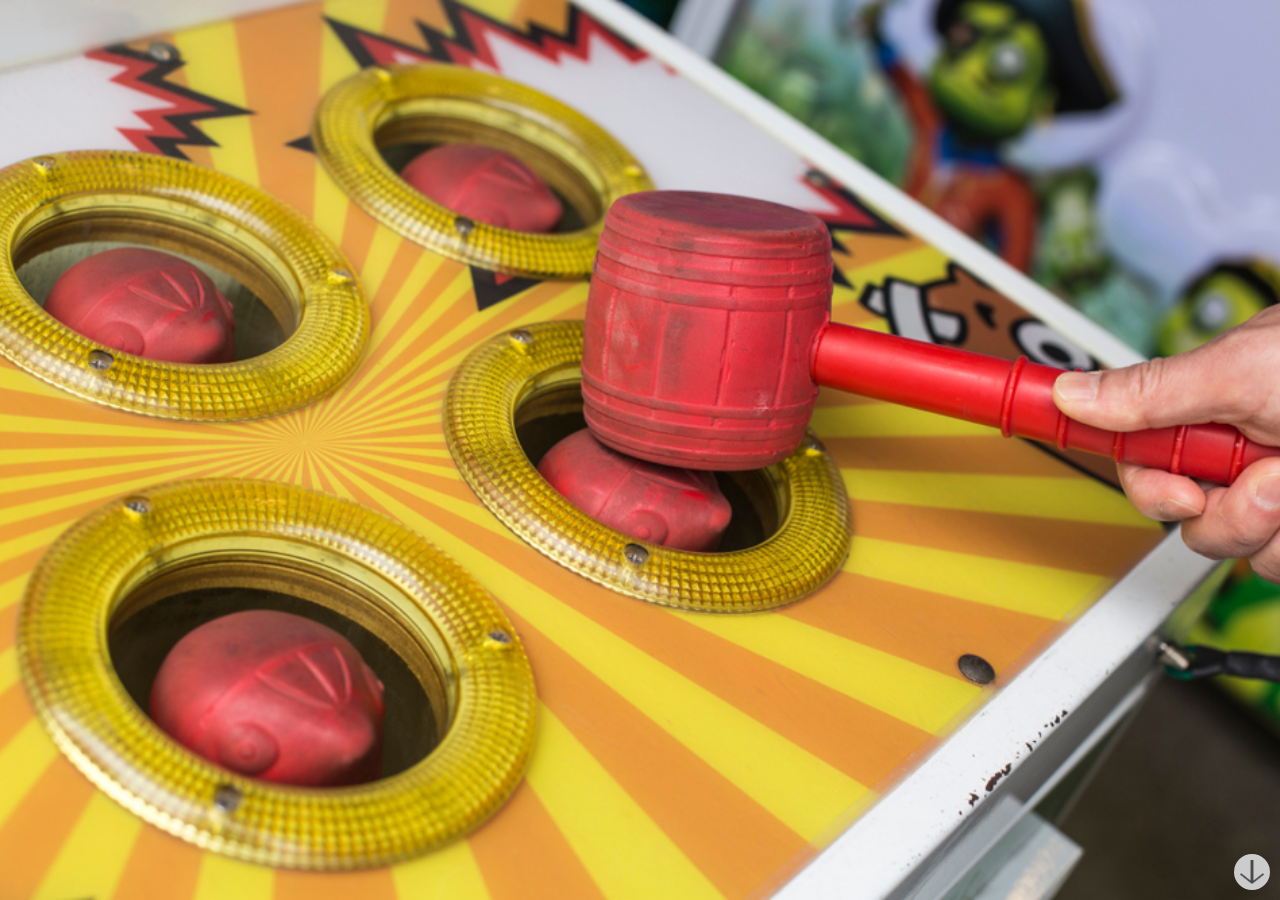
<file: index.html>
<!DOCTYPE html>
<html lang="pt-BR">
	<head>
		<meta charset="UTF-8" />
		<meta name="viewport" content="width=device-width, initial-scale=1.0" />
		<link rel="stylesheet" href="./css/style.css">
		<title>Whac-A-Mole</title>
	</head>
	<body>
		<section>
			<div class="banner">
				<img src="./images/Whac-A-Mole.jpg" alt="Imagem do jogo físico" />
			</div>
		</section>
		<footer>
			<div class="nextPage">
				<a href="regras.html" class="circulo">
					<img
						src="./images/arrow-down.png"
						alt="seta para baixo"
						class="arrow"
					/>
				</a>
			</div>
		</footer>
	</body>
</html>
</file>
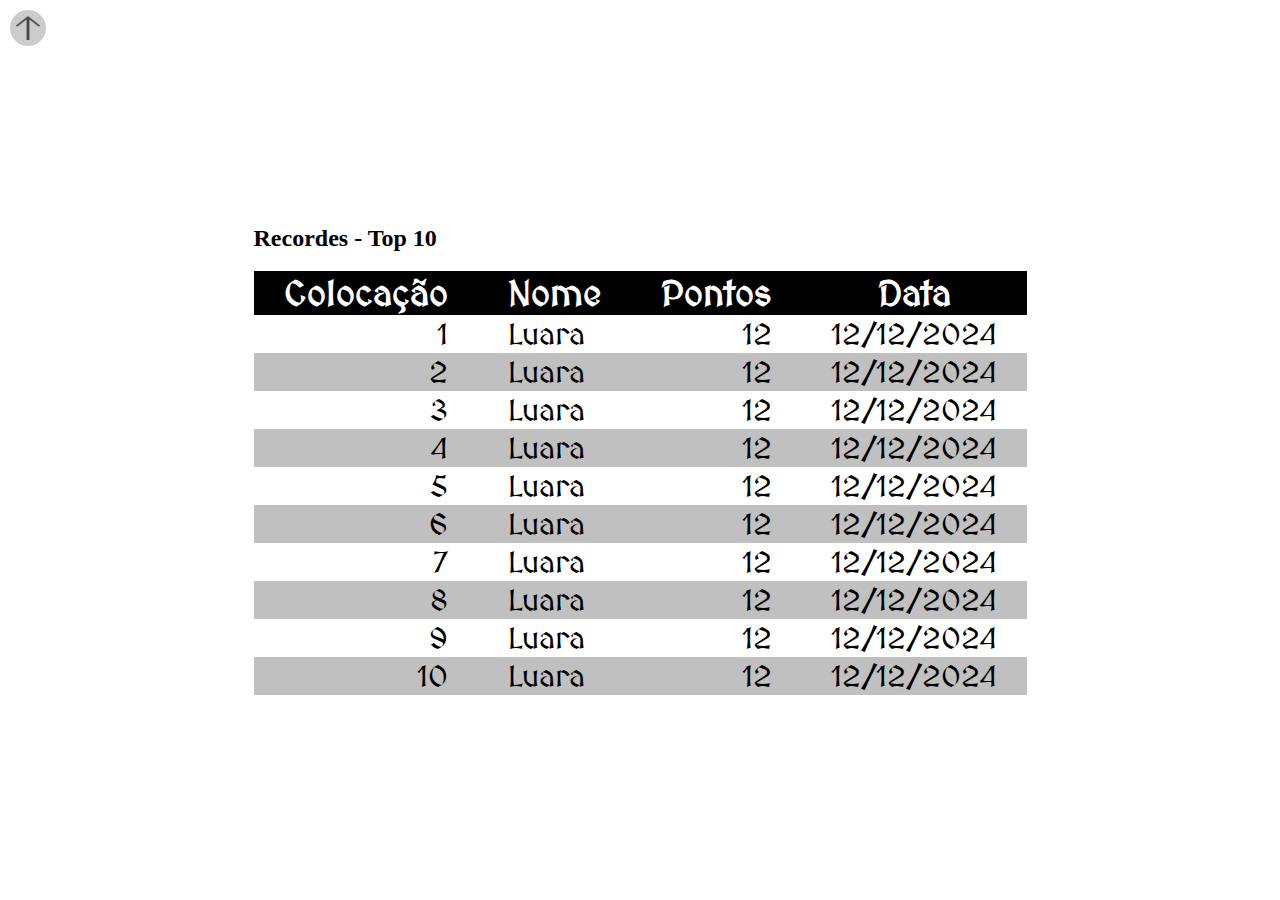
<file: recordes.html>
<!DOCTYPE html>
<html lang="pt-BR">
	<head>
		<meta charset="UTF-8" />
		<meta name="viewport" content="width=device-width, initial-scale=1.0" />
		<link rel="preconnect" href="https://fonts.googleapis.com" />
		<link rel="preconnect" href="https://fonts.gstatic.com" crossorigin />
		<link
			href="https://fonts.googleapis.com/css2?family=MedievalSharp&display=swap"
			rel="stylesheet"
		/>
		<link rel="stylesheet" href="./css/style.css" />
		<title>Recordistas do Whac-A-Mole</title>
	</head>
	<body>
		<header>
			<div class="previousPage">
				<a href="tabuleiro.html" class="circulo">
					<img src="./images/arrow-up.png" alt="seta para cima" class="arrow" />
				</a>
			</div>
		</header>
		<section class="records">
			<div class="contentBox">
				<h2 class="heading">Recordes - Top 10</h2>
				<table>
					<thead>
						<tr>
							<th>Colocação</th>
							<th>Nome</th>
							<th>Pontos</th>
							<th>Data</th>
						</tr>
					</thead>
					<tbody>
						<tr>
							<td>1</td>
							<td>Luara</td>
							<td>12</td>
							<td>12/12/2024</td>
						</tr>
						<tr>
							<td>2</td>
							<td>Luara</td>
							<td>12</td>
							<td>12/12/2024</td>
						</tr>
						<tr>
							<td>3</td>
							<td>Luara</td>
							<td>12</td>
							<td>12/12/2024</td>
						</tr>
						<tr>
							<td>4</td>
							<td>Luara</td>
							<td>12</td>
							<td>12/12/2024</td>
						</tr>
						<tr>
							<td>5</td>
							<td>Luara</td>
							<td>12</td>
							<td>12/12/2024</td>
						</tr>
						<tr>
							<td>6</td>
							<td>Luara</td>
							<td>12</td>
							<td>12/12/2024</td>
						</tr>
						<tr>
							<td>7</td>
							<td>Luara</td>
							<td>12</td>
							<td>12/12/2024</td>
						</tr>
						<tr>
							<td>8</td>
							<td>Luara</td>
							<td>12</td>
							<td>12/12/2024</td>
						</tr>
						<tr>
							<td>9</td>
							<td>Luara</td>
							<td>12</td>
							<td>12/12/2024</td>
						</tr>
						<tr>
							<td>10</td>
							<td>Luara</td>
							<td>12</td>
							<td>12/12/2024</td>
						</tr>
					</tbody>
				</table>
			</div>
		</section>
	</body>
</html>
</file>
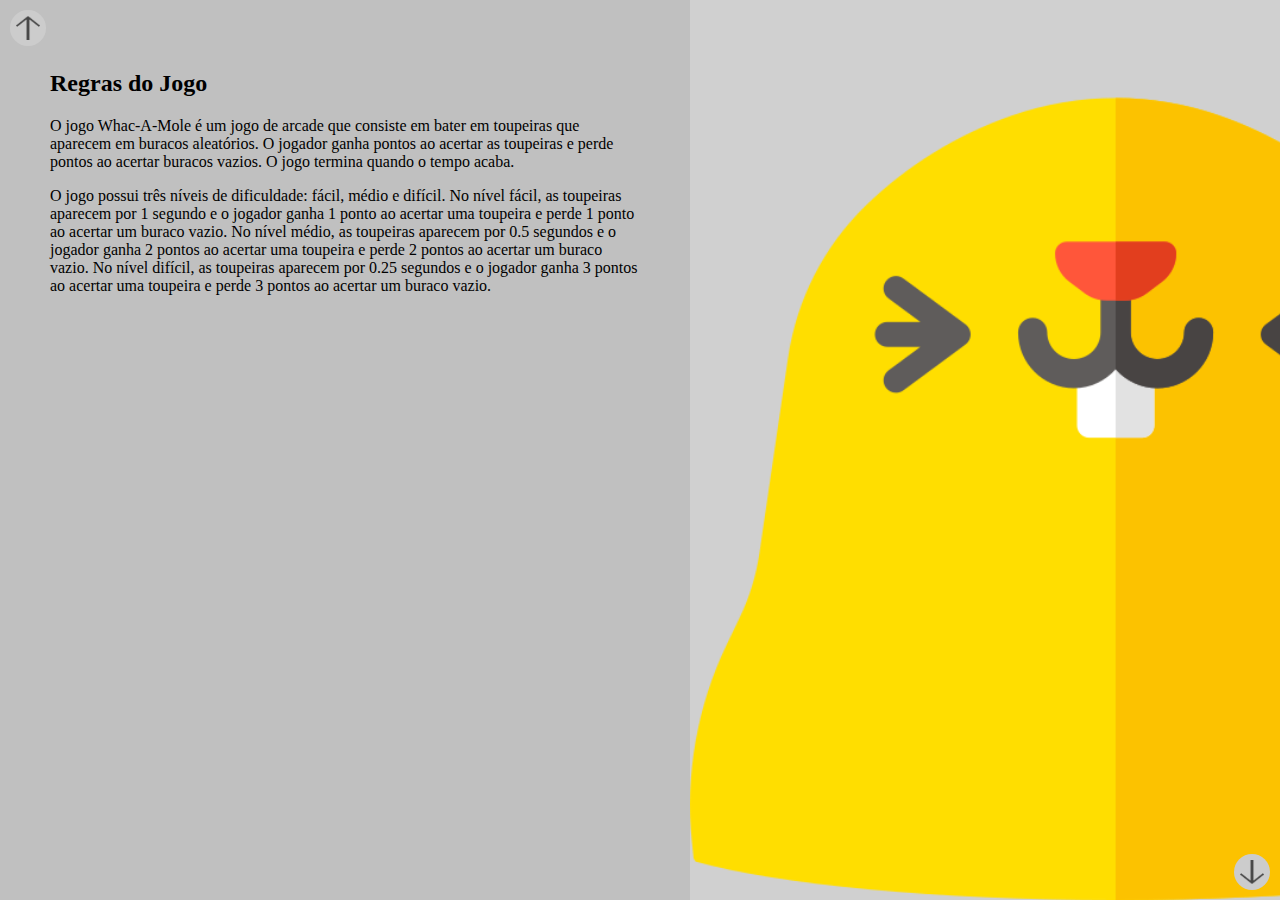
<file: regras.html>
<!DOCTYPE html>
<html lang="pt-BR">
	<head>
		<meta charset="UTF-8" />
		<meta name="viewport" content="width=device-width, initial-scale=1.0" />
		<link rel="stylesheet" href="./css/style.css">
		<title>Regras do Jogo</title>
	</head>
	<body>
		<header>
			<div class="previousPage">
				<a href="index.html" class="circulo">
					<img src="./images/arrow-up.png" alt="seta para cima" class="arrow" />
				</a>
			</div>
		</header>
		<section class="regras">
			<div class="contentBox">
				<h2 class="heading">Regras do Jogo</h2>
				<p class="text">
					O jogo Whac-A-Mole é um jogo de arcade que consiste em bater em
					toupeiras que aparecem em buracos aleatórios. O jogador ganha pontos
					ao acertar as toupeiras e perde pontos ao acertar buracos vazios. O
					jogo termina quando o tempo acaba.
				</p>
				<p class="text">
					O jogo possui três níveis de dificuldade: fácil, médio e difícil. No
					nível fácil, as toupeiras aparecem por 1 segundo e o jogador ganha 1
					ponto ao acertar uma toupeira e perde 1 ponto ao acertar um buraco
					vazio. No nível médio, as toupeiras aparecem por 0.5 segundos e o
					jogador ganha 2 pontos ao acertar uma toupeira e perde 2 pontos ao
					acertar um buraco vazio. No nível difícil, as toupeiras aparecem por
					0.25 segundos e o jogador ganha 3 pontos ao acertar uma toupeira e
					perde 3 pontos ao acertar um buraco vazio.
				</p>
			</div>
			<div class="imgBox"></div>
		</section>
		<footer>
			<div class="nextPage">
				<a href="tabuleiro.html" class="circulo">
					<img
						src="./images/arrow-down.png"
						alt="seta para baixo"
						class="arrow"
					/>
				</a>
			</div>
		</footer>
	</body>
</html>
</file>
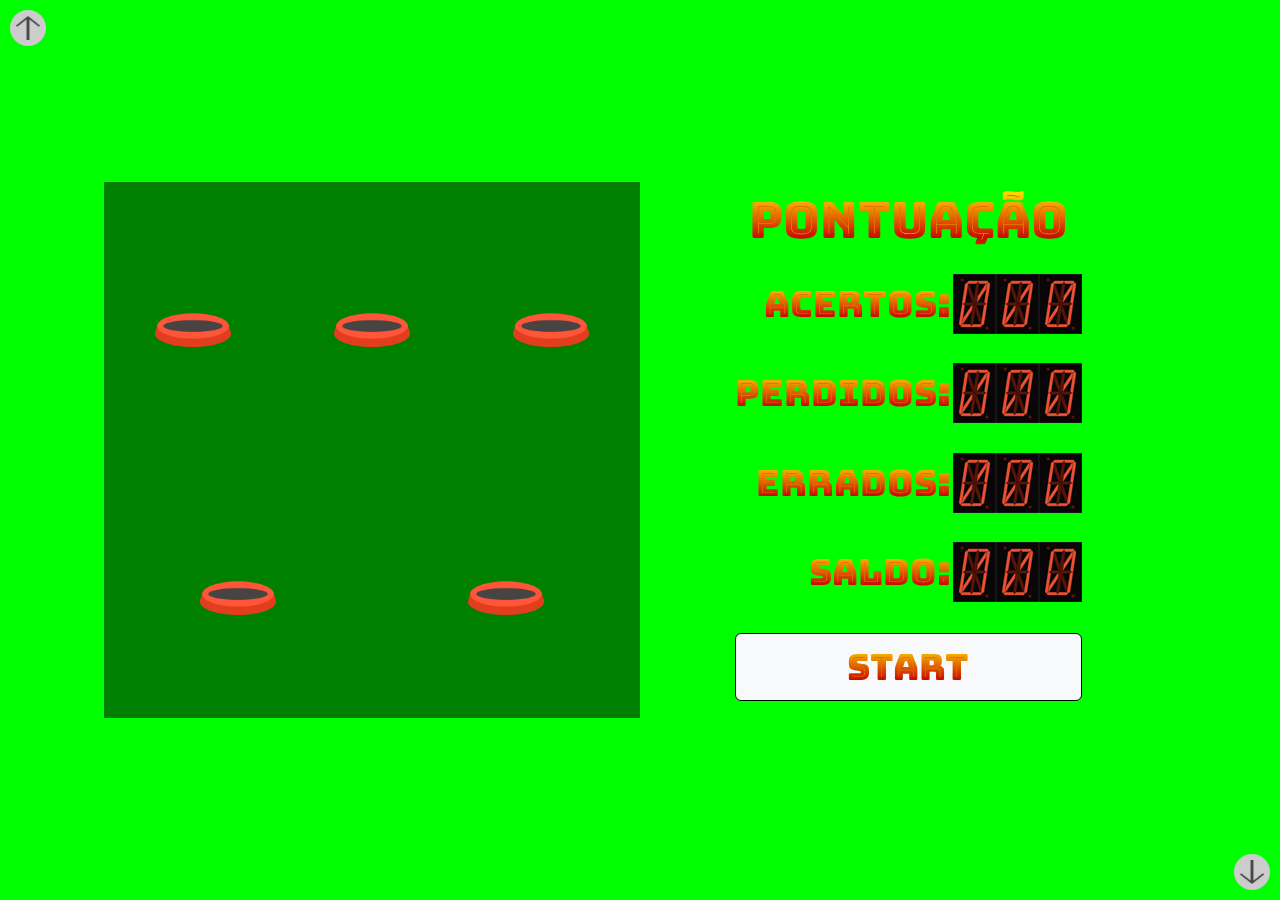
<file: tabuleiro.html>
<!DOCTYPE html>
<html lang="pt-BR">
	<head>
		<meta charset="UTF-8" />
		<meta name="viewport" content="width=device-width, initial-scale=1.0" />
		<link rel="preconnect" href="https://fonts.googleapis.com" />
		<link rel="preconnect" href="https://fonts.gstatic.com" crossorigin />
		<link
			href="https://fonts.googleapis.com/css2?family=Bungee+Spice&display=swap"
			rel="stylesheet"
		/>
		<link
			href="https://cdn.jsdelivr.net/npm/bootstrap@5.3.3/dist/css/bootstrap.min.css"
			rel="stylesheet"
			integrity="sha384-QWTKZyjpPEjISv5WaRU9OFeRpok6YctnYmDr5pNlyT2bRjXh0JMhjY6hW+ALEwIH"
			crossorigin="anonymous"
		/>
		<link rel="stylesheet" href="./css/style.css" />
		<script src="./javascript/jogo.js"></script>
		<title>Tabuleiro do Jogo</title>
	</head>
	<body>
		<header>
			<div class="previousPage">
				<a href="regras.html" class="circulo">
					<img src="./images/arrow-up.png" alt="seta para cima" class="arrow" />
				</a>
			</div>
		</header>
		<section class="tabuleiro" id="tabuleiro">
			<div class="gramado" id="idGramado">
				<img
					src="./images/hole.png"
					alt="buraco vazio"
					class="hole"
					id="buraco0"
				/>
				<img
					src="./images/hole.png"
					alt="buraco vazio"
					class="hole"
					id="buraco1"
				/>
				<img
					src="./images/hole.png"
					alt="buraco vazio"
					class="hole"
					id="buraco2"
				/>
				<img
					src="./images/hole.png"
					alt="buraco vazio"
					class="hole"
					id="buraco3"
				/>
				<img
					src="./images/hole.png"
					alt="buraco vazio"
					class="hole"
					id="buraco4"
				/>
			</div>
			<div class="pontos">
				<table>
					<thead>
						<tr>
							<th colspan="2">Pontuação</th>
						</tr>
					</thead>
					<tbody>
						<tr>
							<td>Acertos:</td>
							<td class="pontuacao" id="acertos">
								<img src="./images/caractere_0.gif" alt="0" /><img
									src="./images/caractere_0.gif"
									alt="0"
								/><img src="./images/caractere_0.gif" alt="0" />
							</td>
						</tr>
						<tr>
							<td>Perdidos:</td>
							<td class="pontuacao" id="perdidos">
								<img src="./images/caractere_0.gif" alt="0" /><img
									src="./images/caractere_0.gif"
									alt="0"
								/><img src="./images/caractere_0.gif" alt="0" />
							</td>
						</tr>
						<tr>
							<td>Errados:</td>
							<td class="pontuacao" id="errados">
								<img src="./images/caractere_0.gif" alt="0" /><img
									src="./images/caractere_0.gif"
									alt="0"
								/><img src="./images/caractere_0.gif" alt="0" />
							</td>
						</tr>
						<tr>
							<td>Saldo:</td>
							<td class="pontuacao" id="saldo">
								<img src="./images/caractere_0.gif" alt="0" /><img
									src="./images/caractere_0.gif"
									alt="0"
								/><img src="./images/caractere_0.gif" alt="0" />
							</td>
						</tr>
						<tr>
							<td colspan="2">
								<button id="start" class="btn btn-light">Start</button>
							</td>
						</tr>
					</tbody>
				</table>
			</div>
		</section>
		<footer>
			<div class="nextPage">
				<a href="recordes.html" class="circulo">
					<img
						src="./images/arrow-down.png"
						alt="seta para baixo"
						class="arrow"
					/>
				</a>
			</div>
		</footer>
	</body>
</html>
</file>
<file: css/style.css>
body {
	margin: 0px;
	border: 0px;
	padding: 0px;
}

.banner {
	height: 100vh;
	padding: 0;
}

.banner img {
	position: absolute;
	top: 0;
	left: 0;
	width: 100%;
	height: 100%;
	object-fit: cover;
}

.nextPage {
	position: fixed;
	bottom: 10px;
	right: 10px;
	display: flex;
	justify-content: center;
	align-items: center;
	z-index: 3;
}

.previousPage {
	position: fixed;
	top: 10px;
	left: 10px;
	display: flex;
	justify-content: center;
	align-items: center;
	z-index: 3;
}

.circulo {
	background-color: #cccccc;
	border-radius: 50%;
	width: 36px;
	height: 36px;
	display: flex;
	justify-content: center;
	align-items: center;
}

.arrow {
	width: 24px;
	height: 24px;
}

.regras {
	height: 100vh;
	display: flex;
	background-color: #d0d0d0;
}

.regras .contentBox {
	width: 100%;
	padding: 50px;
	background-color: #c0c0c0;
}

.regras .imgBox {
	width: 100%;
	background: url('../images/Mole.png');
	background-size: cover;
	background-repeat: no-repeat;
}

.tabuleiro {
	height: 100vh;
	display: flex;
	align-items: center;
	justify-content: center;
	background-color: #00ff00;
}

.gramado {
	width: 536px;
	height: 536px;
	background-color: #008000;
	display: flex;
	align-items: center;
	justify-content: space-around;
	flex-wrap: wrap;
	cursor: url('../images/hammer.png'), crosshair;
	padding: 0px;
}

.gramado img {
	padding: 25px 50px 25px 50px;
	box-sizing: content-box;
	width: 76px;
	height: 61px;
}

.pontos {
	width: 536px;
	height: 536px;
	display: flex;
	justify-content: center;
}

.pontos th {
	font-size: 50px;
	font-family: 'Bungee Spice', sans-serif;
	text-align: center;
}

.pontos td:first-child {
	text-align: right;
	font-size: 36px;
	font-family: 'Bungee Spice', sans-serif;
}

#start {
	width: 100%;
	font-size: 36px;
	border: 1px solid #000000;
}

.records {
	height: 100vh;
	display: flex;
	align-items: center;
	justify-content: center;
}

.records table {
	border-collapse: collapse;
	font-family: 'MedievalSharp', cursive;
}

.records th {
	background-color: #000000;
	color: #ffffff;
	text-align: center;
	font-size: 36px;
	padding-left: 30px;
	padding-right: 30px;
}

.records td {
	font-size: 30px;
	padding-left: 30px;
	padding-right: 30px;
}

.records tr:nth-child(even) {
	background-color: #c0c0c0;
}

.records td:first-child,
td:nth-child(3) {
	text-align: right;
}

.records td:last-child {
	text-align: center;
}

@media (max-width: 991px) {
	/* Regras */
	.regras {
		flex-direction: column;
	}

	.regras .contentBox {
		width: unset;
	}

  .regras .imgBox {
    height: 100%;
  }

  /* Tabuleiro */
  .tabuleiro {
    flex-direction: column-reverse;
    height: 100%;
  }

  .pontos th {
    font-size: 30px;
  }

  .pontos td:first-child {
    font-size: 20px;
  }

  .gramado {
    width: 400px;
    height: 400px;
  }

  .pontos {
    width: 400px;
    height: 400px;
  }

  .gramado img {
    padding: 10px 30px 10px 30px;
  }

  /* Recordes */
  .records tr th {
    padding-left: 10px;
    padding-right: 10px;
  }

  .records th {
    font-size: 18px;
  }

  .records td {
    padding-left: 10px;
    padding-right: 10px;
    font-size: 15px;
  }
}
</file>
